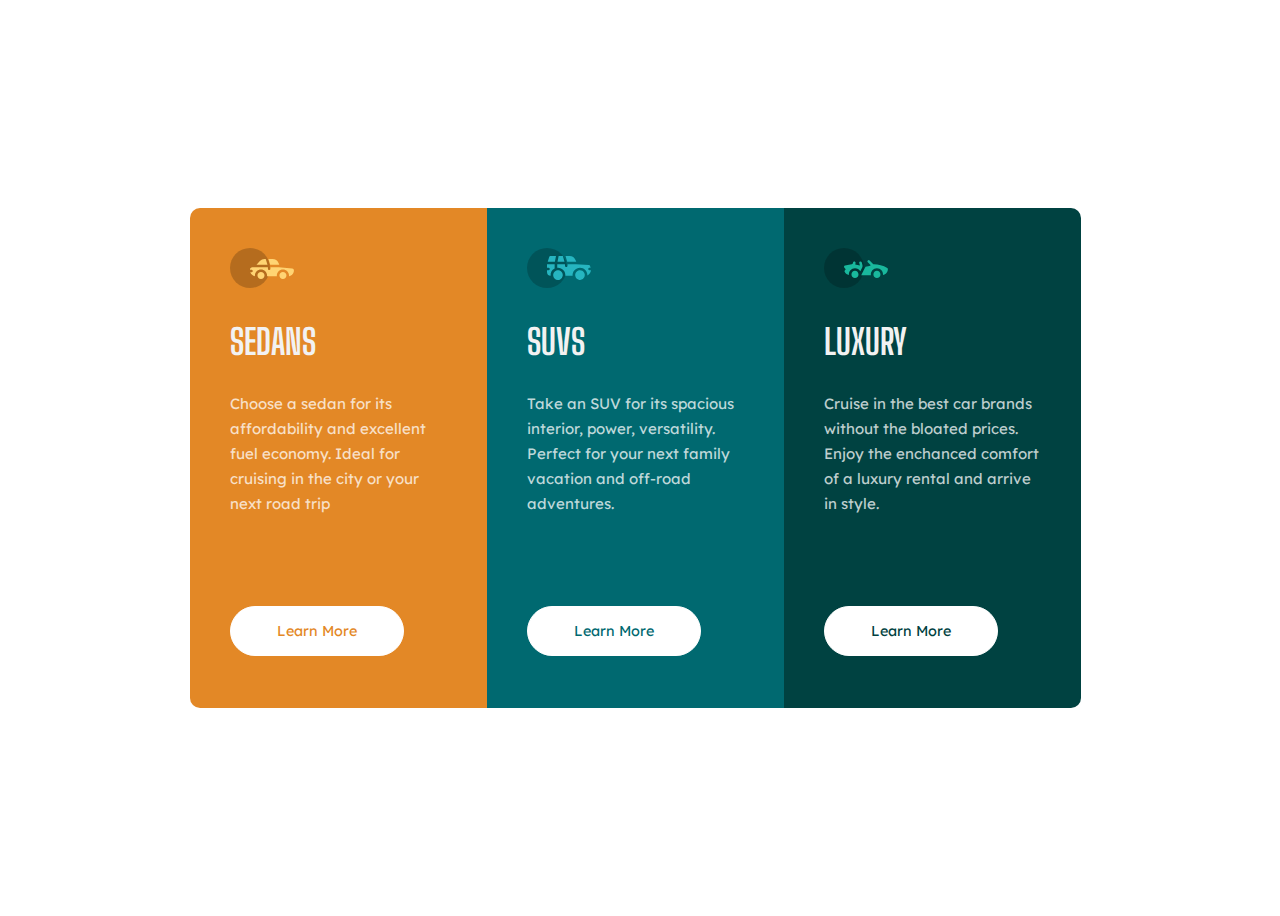
<file: 3-Column/index.html>
<!DOCTYPE html>
<html lang="en">
  <head>
    <meta charset="UTF-8" />
    <meta http-equiv="X-UA-Compatible" content="IE=edge" />
    <meta name="viewport" content="width=device-width, initial-scale=1.0" />
    <link rel="stylesheet" href="Styles/style.css" />
    <title>3-Column component card</title>
  </head>
  <body>
    <div class="container">
      <div class="sedans">
        <img src="Images/icon-sedans.svg" />
        <h2>SEDANS</h2>
        <p>
          Choose a sedan for its affordability and excellent fuel economy. Ideal
          for cruising in the city or your next road trip
        </p>
        <input type="button" value="Learn More" class="btn">
      </div>
      <div class="suvs">
        <img src="Images/icon-suvs.svg" />
        <h2>SUVS</h2>
        <p>
          Take an SUV for its spacious interior, power, versatility. Perfect for
          your next family vacation and off-road adventures.
        </p>
        <input type="button" value="Learn More" class="btn">

      </div>
      <div class="luxury">
        <img src="Images/icon-luxury.svg" />
        <h2>LUXURY</h2>
        <p>
          Cruise in the best car brands without the bloated prices. Enjoy the
          enchanced comfort of a luxury rental and arrive in style.
        </p>
        <input type="button" value="Learn More" class="btn">
      </div>
    </div>
  </body>
</html>
</file>
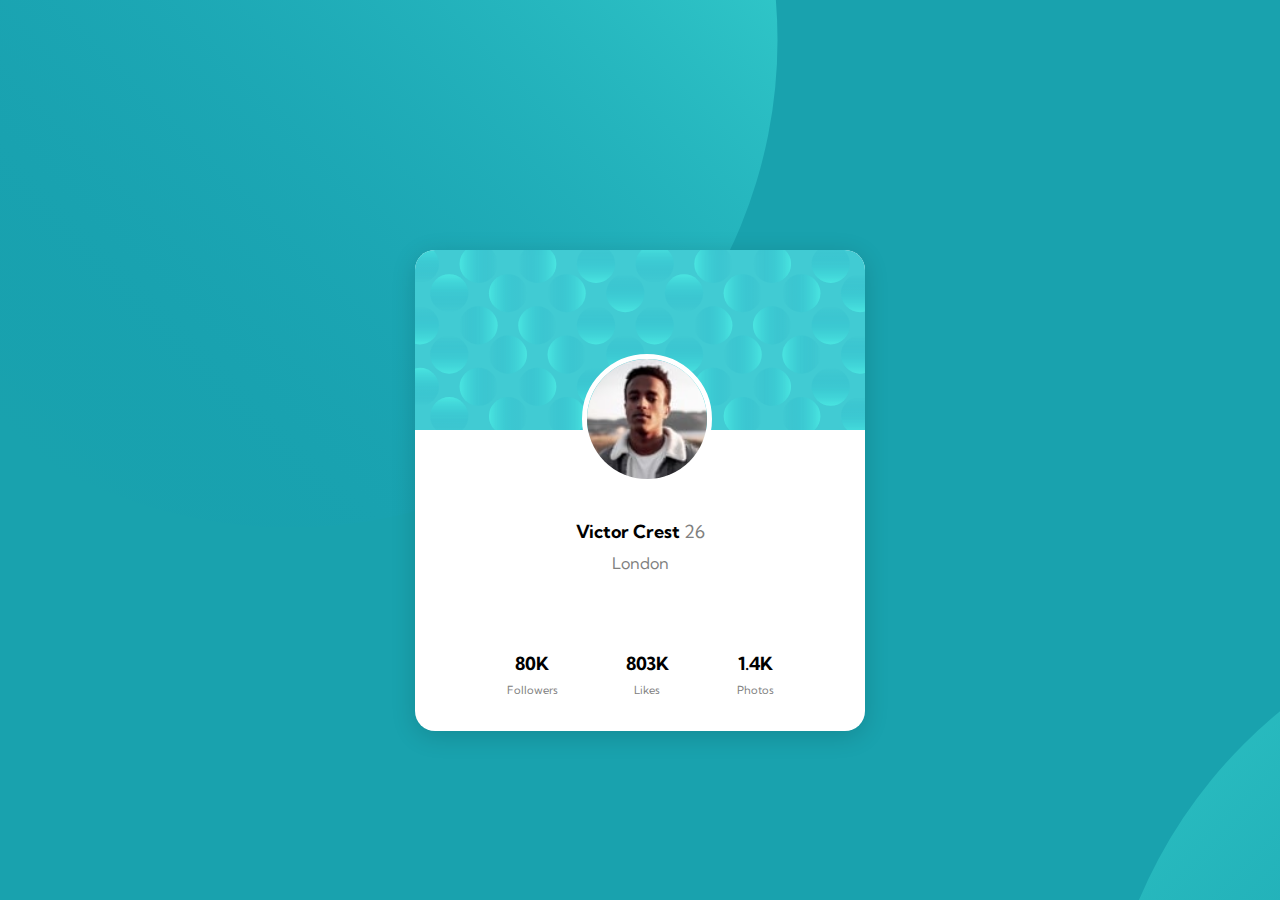
<file: Profile Card Component/index.html>
<!DOCTYPE html>
<html lang="en">
  <head>
    <meta charset="UTF-8" />
    <meta name="viewport" content="width=device-width, initial-scale=1.0" />
    <link rel="stylesheet" href="style.css" />
    <title>Profile Card</title>
  </head>
  <body>
    <div class="container">
      <div id="header">
        <img src="images/bg-pattern-card.svg" class="card" alt="nothing here">
        <img src="images/image-victor.jpg" class="profile" alt="nothing here" />
      </div>

      <div class="content">
        <div class="name">
          <p id="nam">Victor Crest <span> 26</span></p>

          <p id="location">London</p>
        </div>

        <div class="stats">
          <div id="follow">
            <p class="cal">80K</p>
            <p class="desc">Followers</p>
          </div>
          <div id="likes">
            <p class="cal">803K</p>
            <p class="desc">Likes</p>
          </div>
          <div id="posts">
            <p class="cal">1.4K</p>
            <p class="desc">Photos</p>
          </div>
        </div>
      </div>
    </div>
  </body>
</html>
</file>
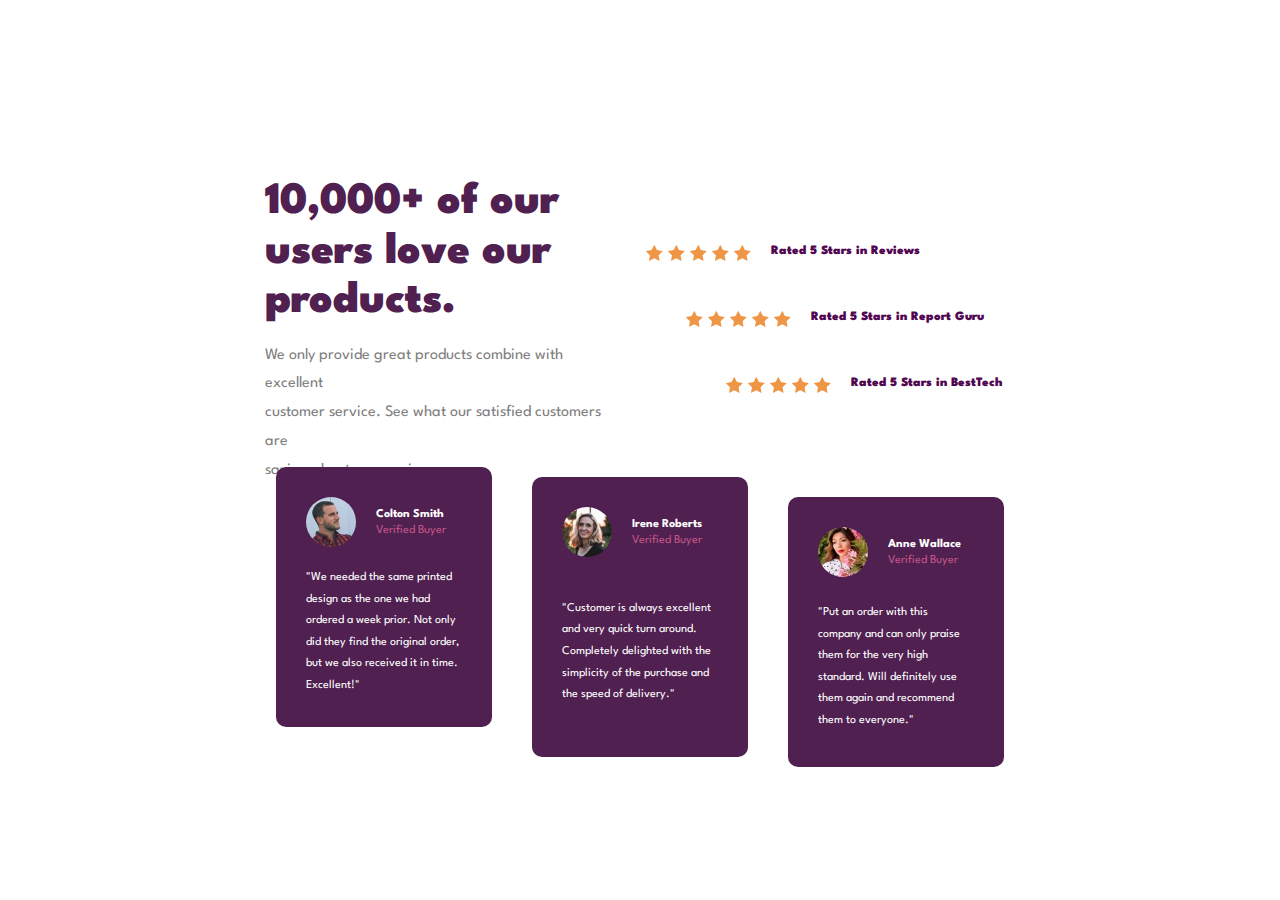
<file: Social_Proof_Section/index.html>
<!DOCTYPE html>
<html lang="en">
  <head>
    <meta charset="UTF-8" />
    <meta name="viewport" content="width=device-width, initial-scale=1.0" />
    <title>Social Proof Section</title>
    <link rel="stylesheet" href="style.css" />
      </head>
  <body>
    <div class="container">
      <div class="text">
        <p id="stat">
          10,000+ of our<br />
          users love our <br />
          products.
        </p>
        <p>
          We only provide great products combine with excellent <br />
          customer service. See what our satisfied customers are <br />
          saying about our service
        </p>
      </div>

      <div class="ratings">
        <div id="first">
          <img src="images/icon-star.svg" alt="" />
          <img src="images/icon-star.svg" alt="" />
          <img src="images/icon-star.svg" alt="" />
          <img src="images/icon-star.svg" alt="" />
          <img src="images/icon-star.svg" alt="" />
          <p>Rated 5 Stars in Reviews</p>
        </div>
        <div id="second">
          <img src="images/icon-star.svg" alt="" />
          <img src="images/icon-star.svg" alt="" />
          <img src="images/icon-star.svg" alt="" />
          <img src="images/icon-star.svg" alt="" />
          <img src="images/icon-star.svg" alt="" />
          <p>Rated 5 Stars in Report Guru</p>
        </div>
        <div id="third">
          <img src="images/icon-star.svg" alt="" />
          <img src="images/icon-star.svg" alt="" />
          <img src="images/icon-star.svg" alt="" />
          <img src="images/icon-star.svg" alt="" />
          <img src="images/icon-star.svg" alt="" />
          <p>Rated 5 Stars in BestTech</p>
        </div>
      </div>
      <div class="reviews">
        <div id="colton">
          <img src="images/image-colton.jpg" alt="" />
          <div class="namepro">
            <p class="name">Colton Smith</p>
            <p class="prof">Verified Buyer</p>
          </div>
          <p class="info">
            "We needed the same printed design as the one we had ordered a week
            prior. Not only did they find the original order, but we also
            received it in time. Excellent!"
          </p>
        </div>
        <div id="irene">
          <img src="images/image-irene.jpg" alt="" />
          <div class="namepro">
            <p class="name">Irene Roberts</p>
            <p class="prof">Verified Buyer</p>
          </div>
          <p class="info">
            "Customer is always excellent and very quick turn around. Completely
            delighted with the simplicity of the purchase and the speed of
            delivery."
          </p>
        </div>

        <div id="Anne">
          <img src="images/image-anne.jpg" alt="" />
          <div class="namepro">
            <p class="name">Anne Wallace</p>
            <p class="prof">Verified Buyer</p>
          </div>
          <p class="info">
            "Put an order with this company and can only praise them for the
            very high standard. Will definitely use them again and recommend
            them to everyone."
          </p>
        </div>
      </div>
    </div>
  </body>
</html>
</file>
<file: 3-Column/Styles/style.css>
@import url("https://fonts.googleapis.com/css2?family=Lexend+Deca&display=swap");
@import url("https://fonts.googleapis.com/css2?family=Big+Shoulders+Display:wght@700&family=Lexend+Deca&display=swap");

@media only screen and (min-width: 375px) {
  * {
    margin: none;
    padding: none;
    box-sizing: border-box;
  }

  body {
    display: flex;
    align-items: center;
    justify-content: center;
    min-height: 100vh;
  }

  .container {
    display: flex;
    max-height: 100%;
    height: 500px;
    width: 900px;
    flex-direction: row;
  }

  .container > div > h2 {
    font-family: "Big Shoulders Display", cursive;
    font-size: 35px;
    font-weight: 700;
    color: hsl(0, 0%, 95%);
  }

  .container > div {
    width: 33%;
    padding: 40px;
  }

  .sedans {
    background-color: hsl(31, 77%, 52%);
    border-top-left-radius: 10px;
    border-bottom-left-radius: 10px;
  }

  .sedans > input {
    color: hsl(31, 77%, 52%);
    font-family: "Lexend Deca", sans-serif;
    font-size: 0.9rem;
  }

  .suvs {
    background-color: hsl(184, 100%, 22%);
  }

  .suvs > input {
    color: hsl(184, 100%, 22%);
    font-family: "Lexend Deca", sans-serif;
    font-size: 0.9rem;
  }

  .luxury {
    background-color: hsl(179, 100%, 13%);
    border-top-right-radius: 10px;
    border-bottom-right-radius: 10px;
  }
  .luxury > input {
    color: hsl(179, 100%, 13%);
    font-family: "Lexend Deca", sans-serif;
    font-size: 0.9rem;
  }

  .container > div > p {
    color: hsla(0, 0%, 100%, 0.75);
    font-family: "Lexend Deca", sans-serif;
    font-size: 15px;
    font-weight: 400;
    line-height: 25px;
    margin-bottom: 90px;
  }

  .btn {
    background: white;
    border-radius: 50px;
    padding: 15px 15px;
    border: 1px solid white;
    width: 80%;
  }

  .btn:hover {
    cursor: pointer;
    color: white;
    background: none;
  }
}

@media only screen and (min-width: 0px) and (max-width: 374px) {
  * {
    margin: none;
    padding: none;
    box-sizing: border-box;
  }

  body {
    display: flex;
    align-items: center;
    justify-content: center;
    min-height: 100vh;
  }

  .container {
    padding: 20px;
  }

  .container > div > h2 {
    font-family: "Big Shoulders Display", cursive;
    font-size: 35px;
    font-weight: 700;
    color: hsl(0, 0%, 95%);
  }

  .sedans {
    background-color: hsl(31, 77%, 52%);
    border-top-left-radius: 10px;
    border-top-right-radius: 10px;
    padding: 30px;
  }

  .sedans > input {
    color: hsl(31, 77%, 52%);
    font-family: "Lexend Deca", sans-serif;
    font-size: 0.9rem;
  }

  .suvs {
    background-color: hsl(184, 100%, 22%);
    padding: 30px;
  }

  .suvs > input {
    color: hsl(184, 100%, 22%);
    font-family: "Lexend Deca", sans-serif;
    font-size: 0.9rem;
  }

  .luxury {
    padding: 30px;
    background-color: hsl(179, 100%, 13%);
    border-bottom-right-radius: 10px;
    border-bottom-left-radius: 10px;
  }
  .luxury > input {
    color: hsl(179, 100%, 13%);
    font-family: "Lexend Deca", sans-serif;
    font-size: 0.9rem;
  }
  .container > div > p {
    color: hsla(0, 0%, 100%, 0.75);
    font-family: "Lexend Deca", sans-serif;
    font-size: 15px;
    font-weight: 400;
    line-height: 25px;
    margin-bottom: 30px;
  }

  .btn {
    background: white;
    border-radius: 50px;
    padding: 15px 15px;
    border: 1px solid white;
    width: 80%;
  }

  .btn:hover {
    cursor: pointer;
    color: white;
    background: none;
  }
}
</file>
<file: Profile Card Component/style.css>
@import url("https://fonts.googleapis.com/css2?family=Kumbh+Sans&display=swap");



* {
  font-family: "Kumbh Sans", sans-serif;
  margin: 0;
  padding: none;
  box-sizing: border-box;
}

body {
  background-color: hsl(185, 75%, 39%);
  display: flex;
  align-items: center;
  align-content: center;
  justify-content: center;
  background-image: url(images/bg-pattern-top.svg),
    url(images/bg-pattern-bottom.svg);
  background-position: top left, bottom right;
  background-repeat: no-repeat;
  background-position-x: -200px, 1100px;
  background-position-y: -450px, 600px;
}

.container {
  background-color: white;
  display: flex;
  flex-direction: column;
  margin-top: 250px;
  width: 450px;
  height: 500px;
  border: 1px none;
  border-radius: 20px;
  box-shadow: rgba(0, 0, 0, 0.15) 0px 5px 25px;
  max-height: max-content;
}

.profile {
  height: auto;
  width: 130px;
  border: 5px solid white;
  border-radius: 70px;
  position: relative;
  margin-top: -80px;
  margin-left: 37%;
}

.pattern {
  border-top-left-radius: 10px;
  border-top-right-radius: 10px;
}

.content {
  display: flex;
  flex-direction: column;
  align-self: center;
  justify-content: center;
  margin-top: 27px;
}

.stats {
  display: flex;
  flex-direction: row;
  margin-top: 40px;
}

.stats > div {
  margin: 30px;
  text-align: center;
}

.cal {
  font-size: 18px;
  font-weight: 700;
}

.desc {
  font-size: 0.7rem;
  font-weight: 400;
  color: gray;
}

.stats > div > p {
  padding: 4px;
}

.name {
  display: flex;
  flex-direction: column;
  align-items: center;
  justify-content: center;
}

.name > p {
  padding: 5px;
}
#nam {
  font-size: 18px;
  font-weight: 700;
}

#location {
  font-weight: 400;
  color: gray;
}

span {
  font-weight: 400;
  color: gray;
}

.card {
  width: 450px;
  height: 180px;
  border-top-left-radius: 20px;
  border-top-right-radius: 20px;
}
</file>
<file: Social_Proof_Section/style.css>
@import url("https://fonts.googleapis.com/css2?family=Spartan&display=swap");
@import url("https://fonts.googleapis.com/css2?family=Spartan:wght@400;700&display=swap");

* {
  font-family: "Spartan", sans-serif;
  margin: 0;
  padding: none;
}

.container {
  display: flex;
  min-height: 100vh;
  margin: auto;
  flex-direction: row;
  justify-content: center;
  align-items: center;
  flex-wrap: wrap;
}

.text {
  margin-top: 40px;
  margin-right: 20px;
  margin-left: 10%;
  width: 27%;
}

.text > p {
  color: gray;
  line-height: 180%;
}

#stat {
  font-size: 45px;
  font-weight: 900;
  color: hsl(300, 43%, 22%);
  padding-bottom: 15px;
  text-align: left;
  line-height: 110%;
}

.ratings {
  margin-top: 45px;
  display: flex;
  flex-direction: column;
  width: 40%;
}

.ratings > div {
  display: flex;
  flex-direction: row;
  margin-bottom: 40px;
  margin-top: 10px;
}

.ratings > div > img {
  margin-left: 5px;
}

.ratings > div > p {
  padding-left: 20px;
  color: hsl(300, 86%, 17%);
  font-weight: 900;
  font-size: 0.8rem;
}

#first {
  margin-left: 10px;
}

#second {
  margin-left: 50px;
}

#third {
  margin-left: 90px;
}
.reviews {
  margin-top: -330px;
  display: flex;
  flex-direction: row;
  width: 60%;
}

.reviews > div {
  margin: 20px;
  background-color: hsl(300, 43%, 22%);
  display: flex;
  flex-wrap: wrap;
  padding: 30px;
  border-radius: 10px;
  width: 45%;
}

.reviews > div > img {
  width: auto;
  height: 50px;
  border-radius: 50px;
}

.info {
  color: white;
  font-size: 12px;
  font-weight: 400;
  padding-top: 20px;
  line-height: 180%;
}

#irene {
  margin-top: 30px;
  margin-bottom: -10px;
}

#Anne {
  margin-top: 50px;
  margin-bottom: -20px;
}

.namepro {
  display: flex;
  flex-direction: column;
  padding-left: 20px;
  font-size: 12px;
  padding-top: 12px;
}

.namepro > p {
  padding-bottom: 5px;
}

.namepro > .name {
  color: white;
  font-weight: 700;
}

.namepro > .prof {
  color: hsl(333, 48%, 55%);
}
</file>
